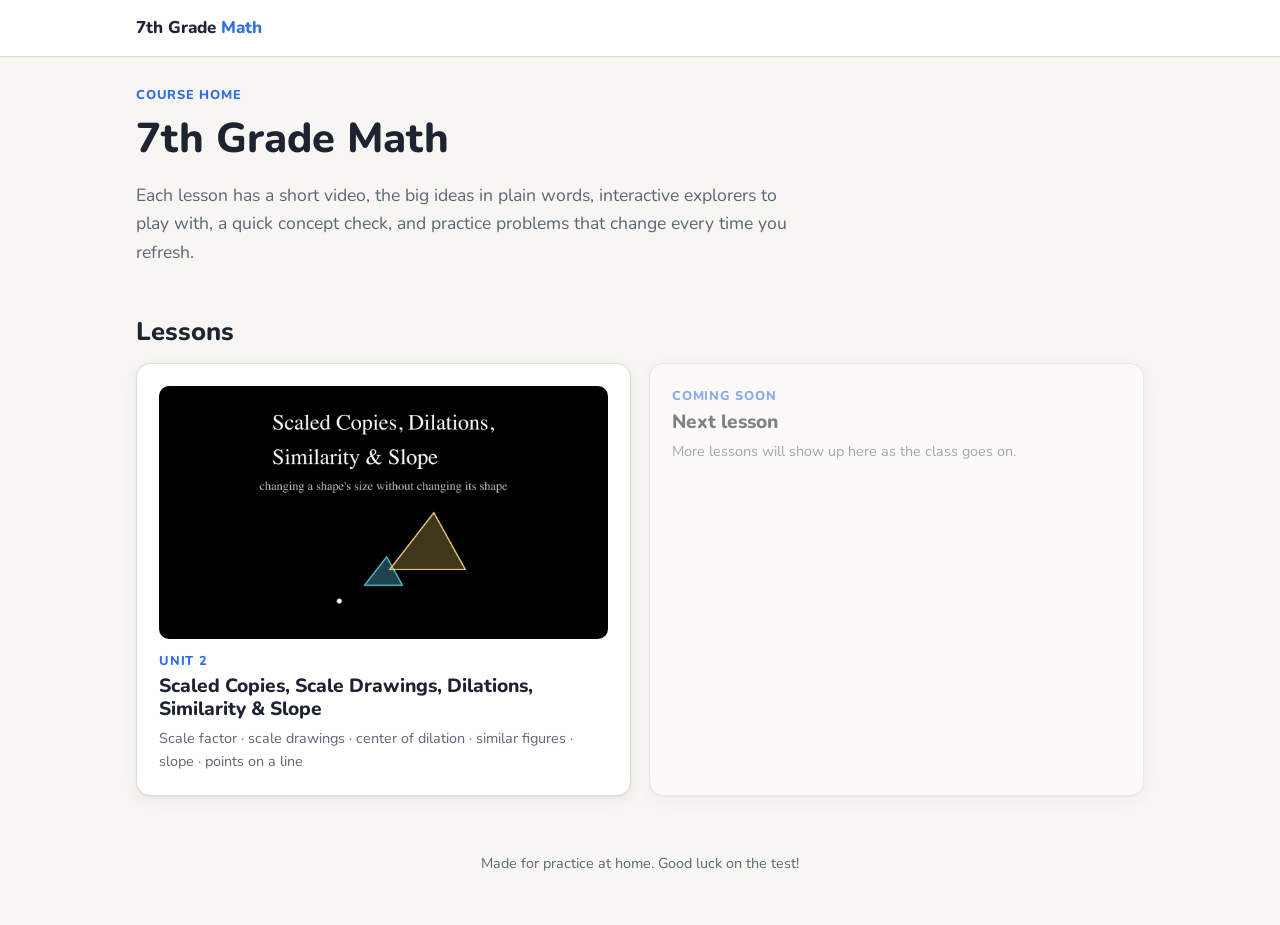
<file: index.html>
<!doctype html>
<html lang="en">
<head>
<meta charset="utf-8">
<meta name="viewport" content="width=device-width, initial-scale=1">
<title>7th Grade Math</title>
<meta name="description" content="Video lessons, interactive explorers, and endless practice for 7th grade math.">
<link rel="preconnect" href="https://fonts.googleapis.com">
<link href="https://fonts.googleapis.com/css2?family=Nunito:wght@400;600;700;800&display=swap" rel="stylesheet">
<link rel="stylesheet" href="assets/css/style.css">
</head>
<body>
<header class="topbar">
  <div class="wrap"><a class="brand" href="./">7th Grade <span>Math</span></a></div>
</header>
<main class="wrap">
  <div class="hero">
    <div class="eyebrow">Course home</div>
    <h1>7th Grade Math</h1>
    <p class="lead">Each lesson has a short video, the big ideas in plain words, interactive explorers to play with, a quick concept check, and practice problems that change every time you refresh.</p>
  </div>
  <section>
    <h2>Lessons</h2>
    <div class="lessons">
      <!-- To add a lesson: copy lessons/dilations-slope/ to a new folder and add a card here. -->
      <a class="card lesson-card" href="lessons/dilations-slope/">
        <img src="assets/video/dilations-slope-poster.jpg" alt="">
        <div class="eyebrow">Unit 2</div>
        <h3 style="margin:.2em 0">Scaled Copies, Scale Drawings, Dilations, Similarity &amp; Slope</h3>
        <p class="hint">Scale factor · scale drawings · center of dilation · similar figures · slope · points on a line</p>
      </a>
      <div class="card lesson-card soon">
        <div class="eyebrow">Coming soon</div>
        <h3 style="margin:.2em 0">Next lesson</h3>
        <p class="hint">More lessons will show up here as the class goes on.</p>
      </div>
    </div>
  </section>
</main>
<footer class="footer">Made for practice at home. Good luck on the test!</footer>
</body>
</html>
</file>
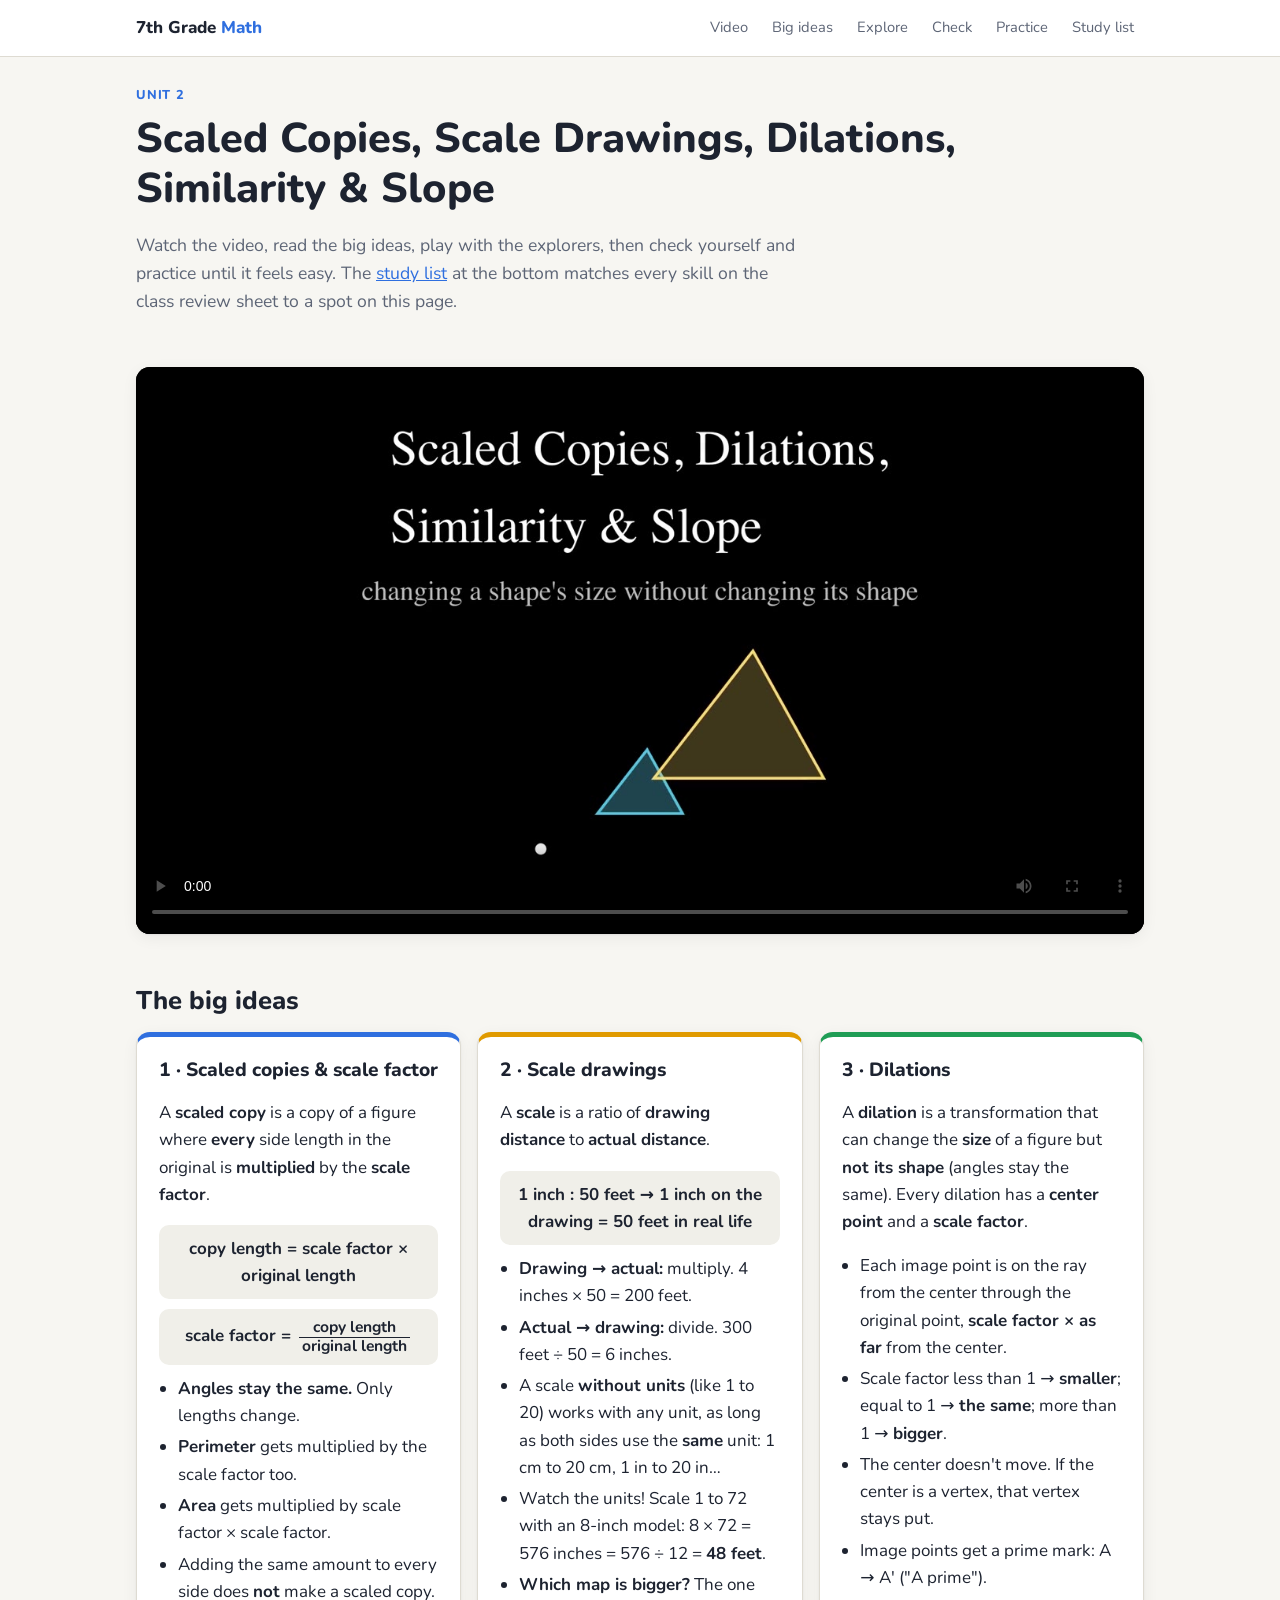
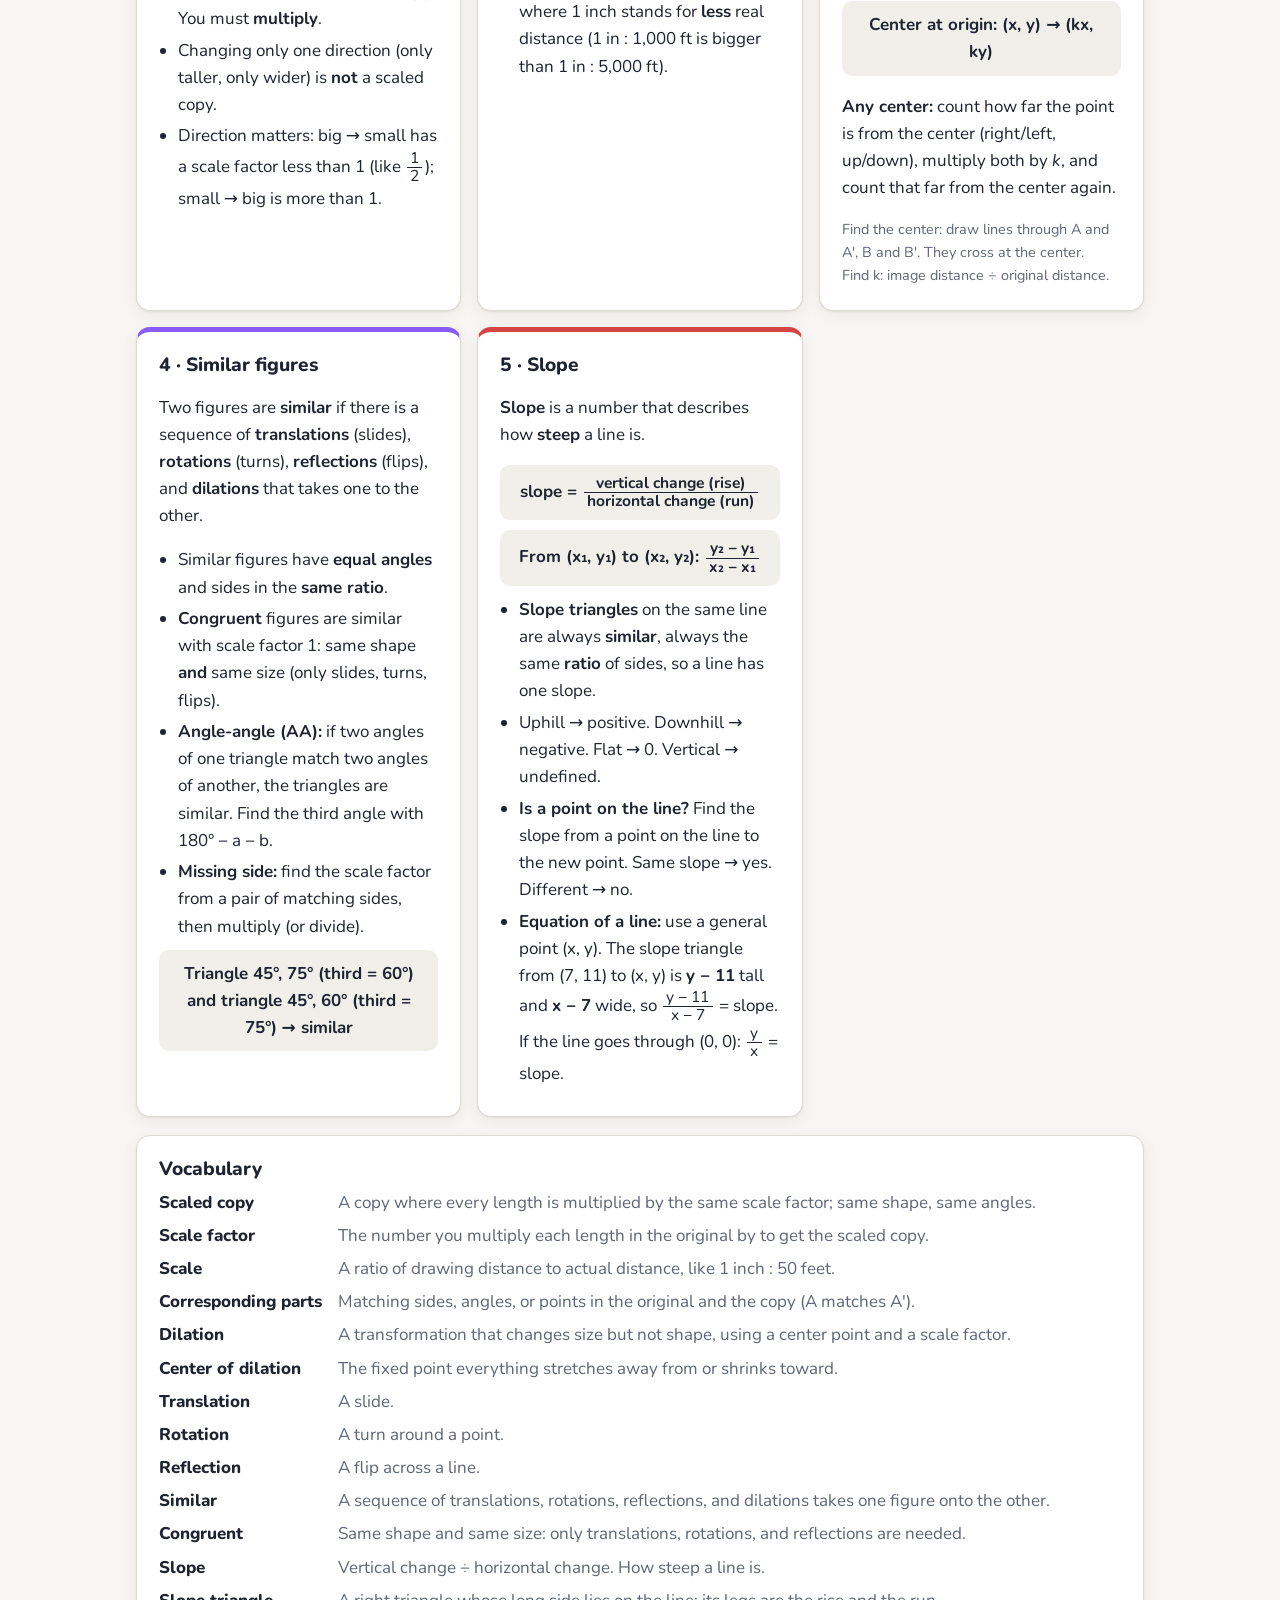
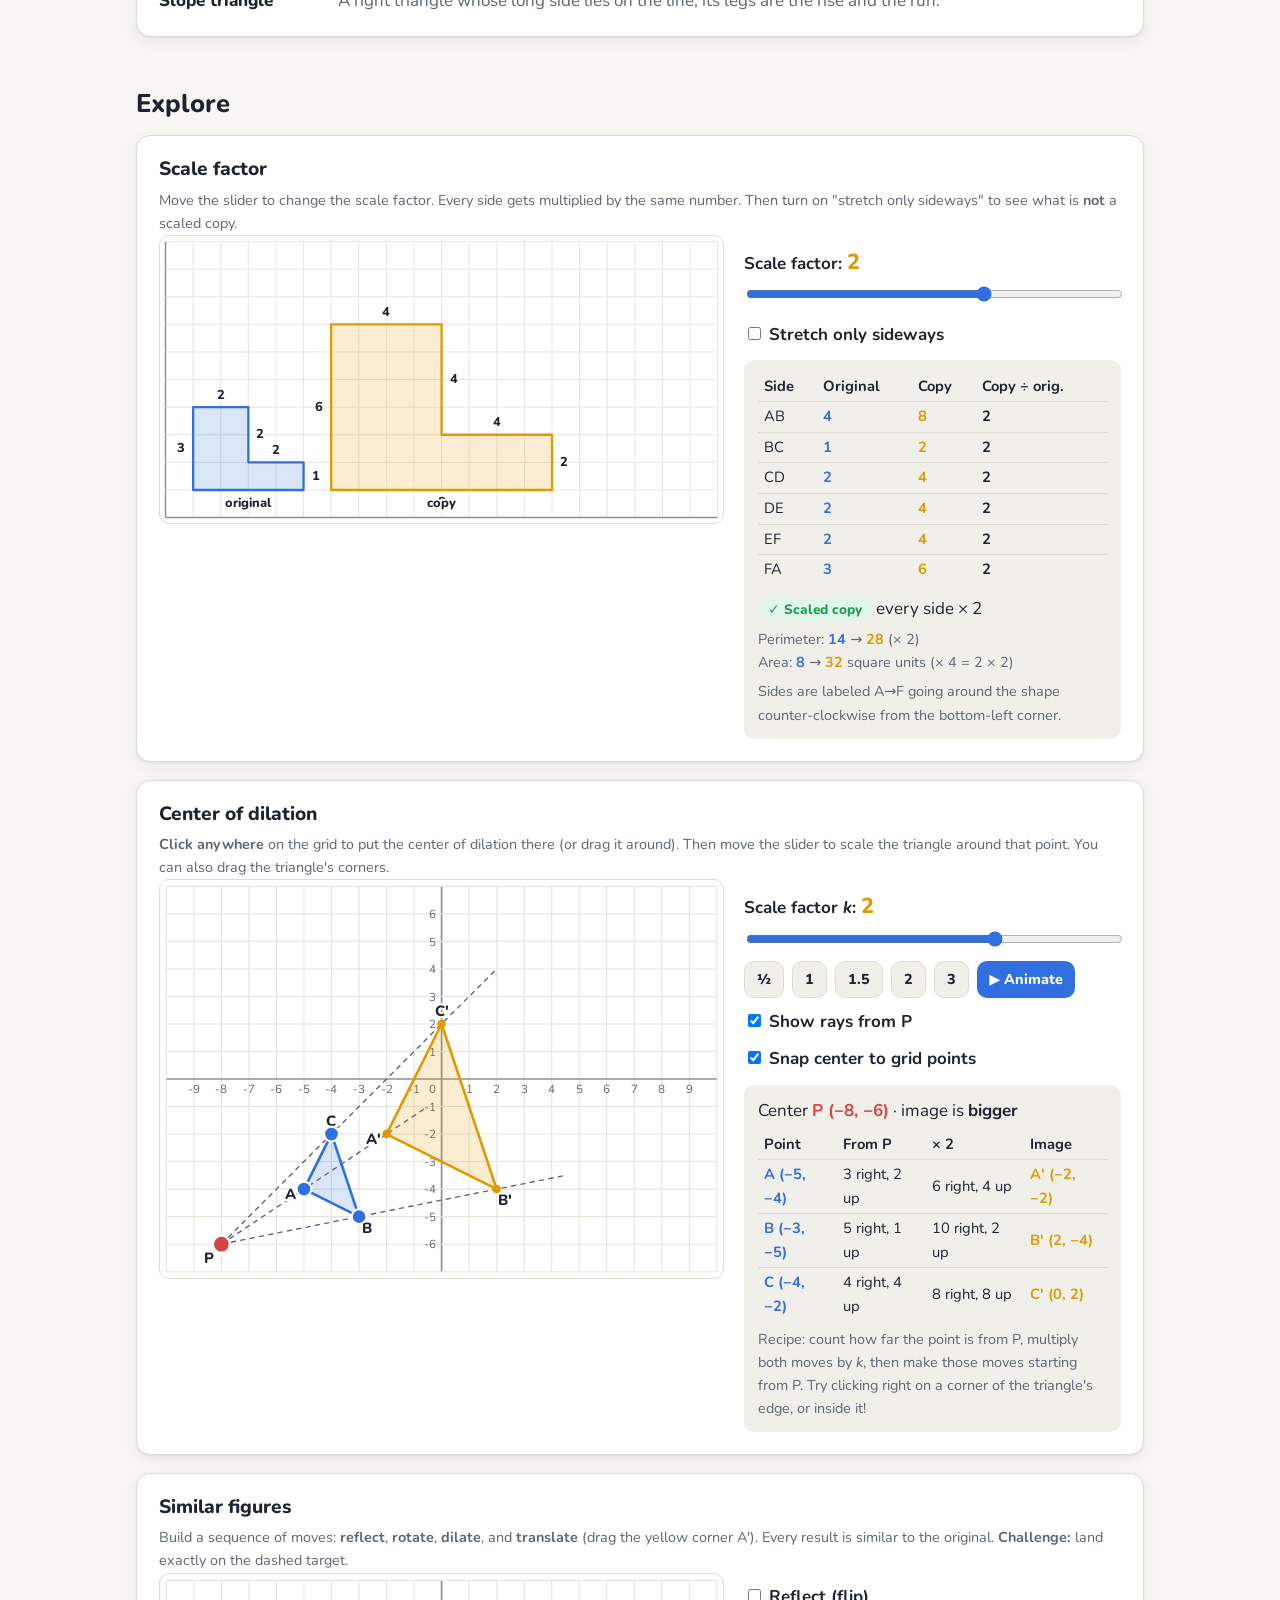
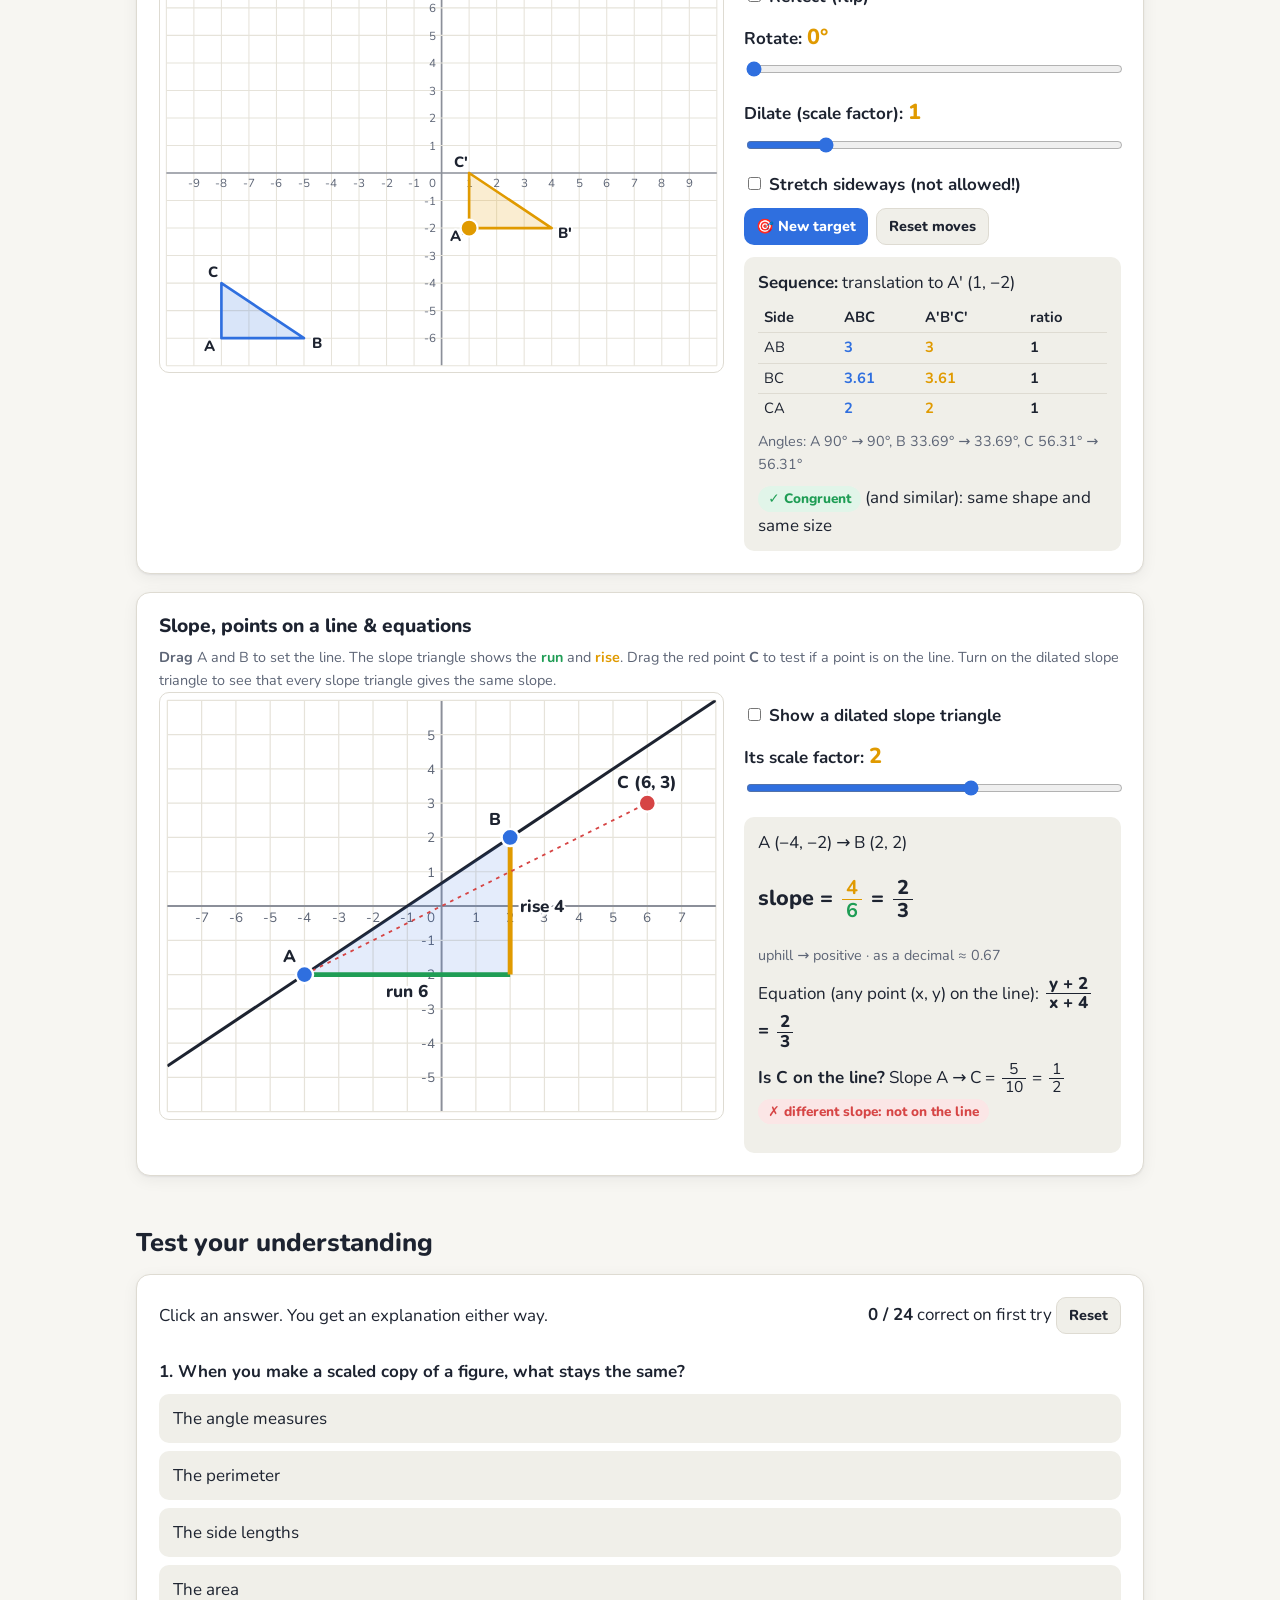
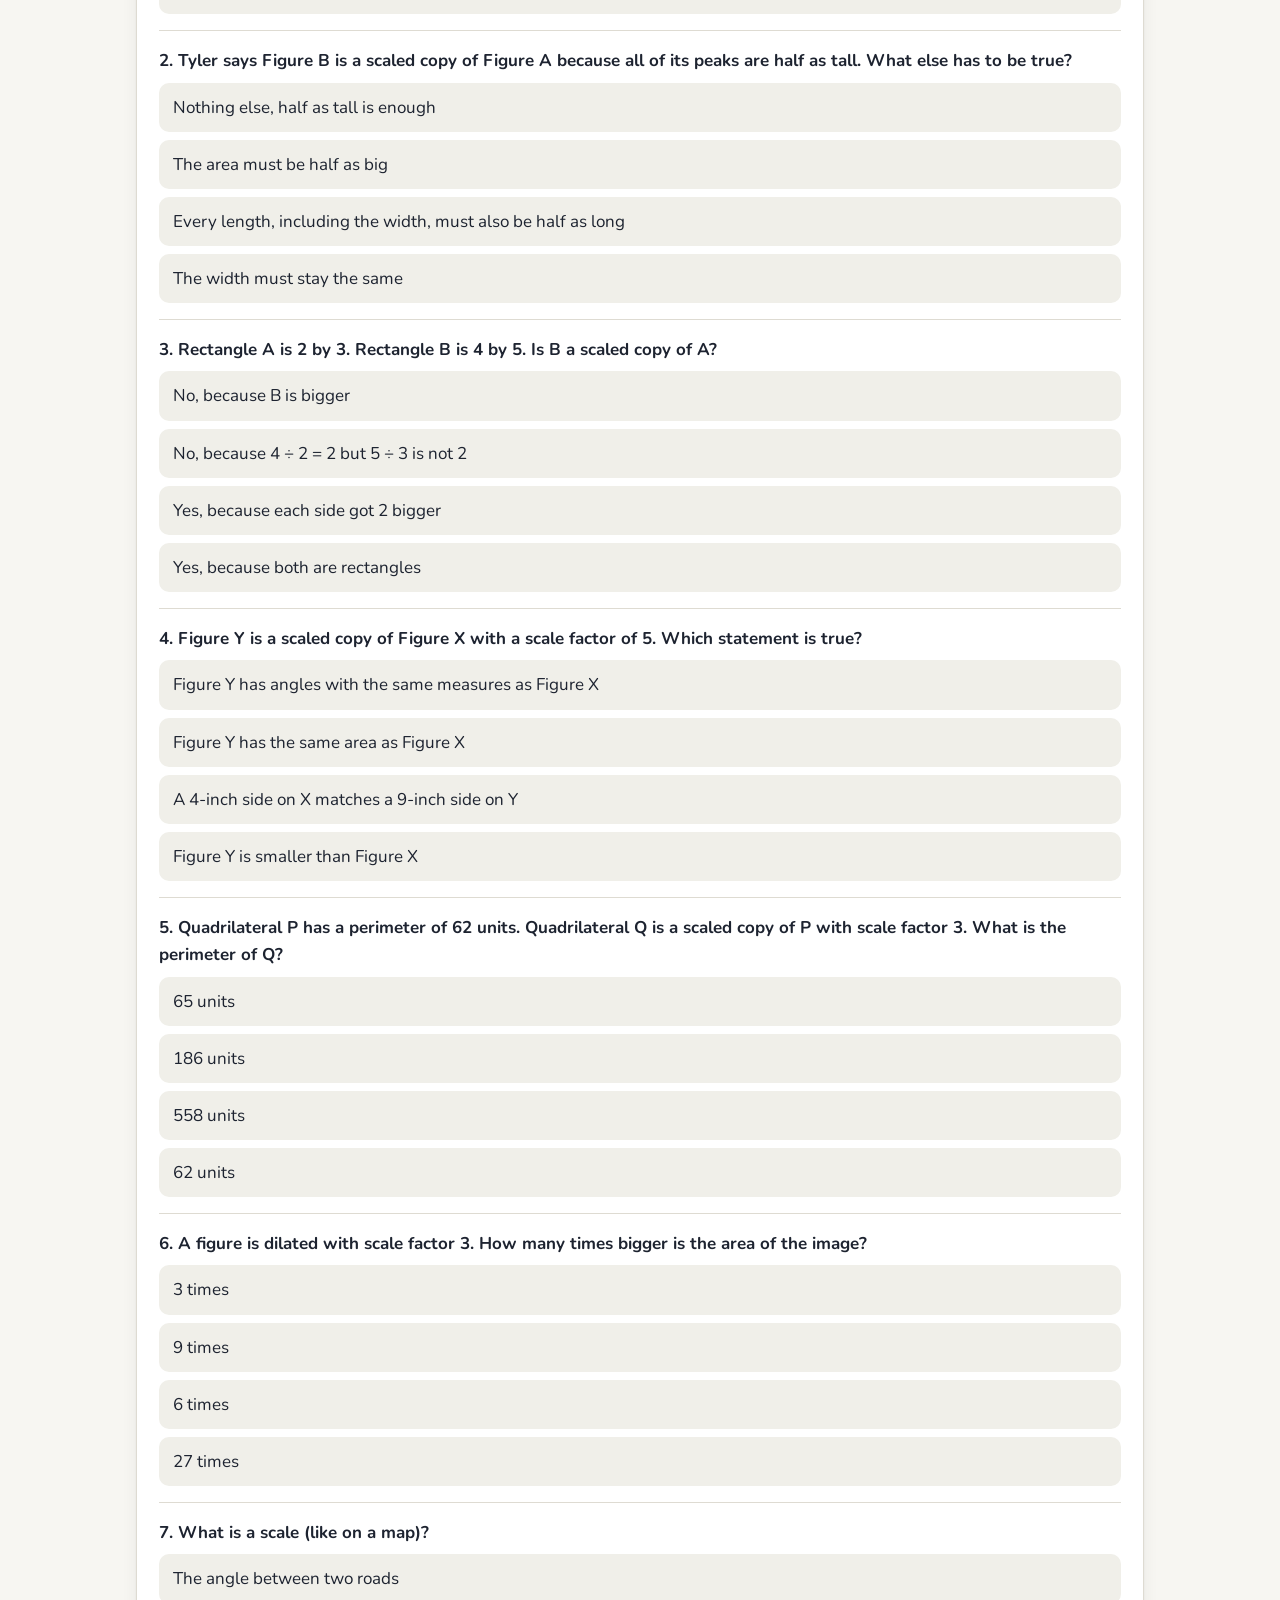
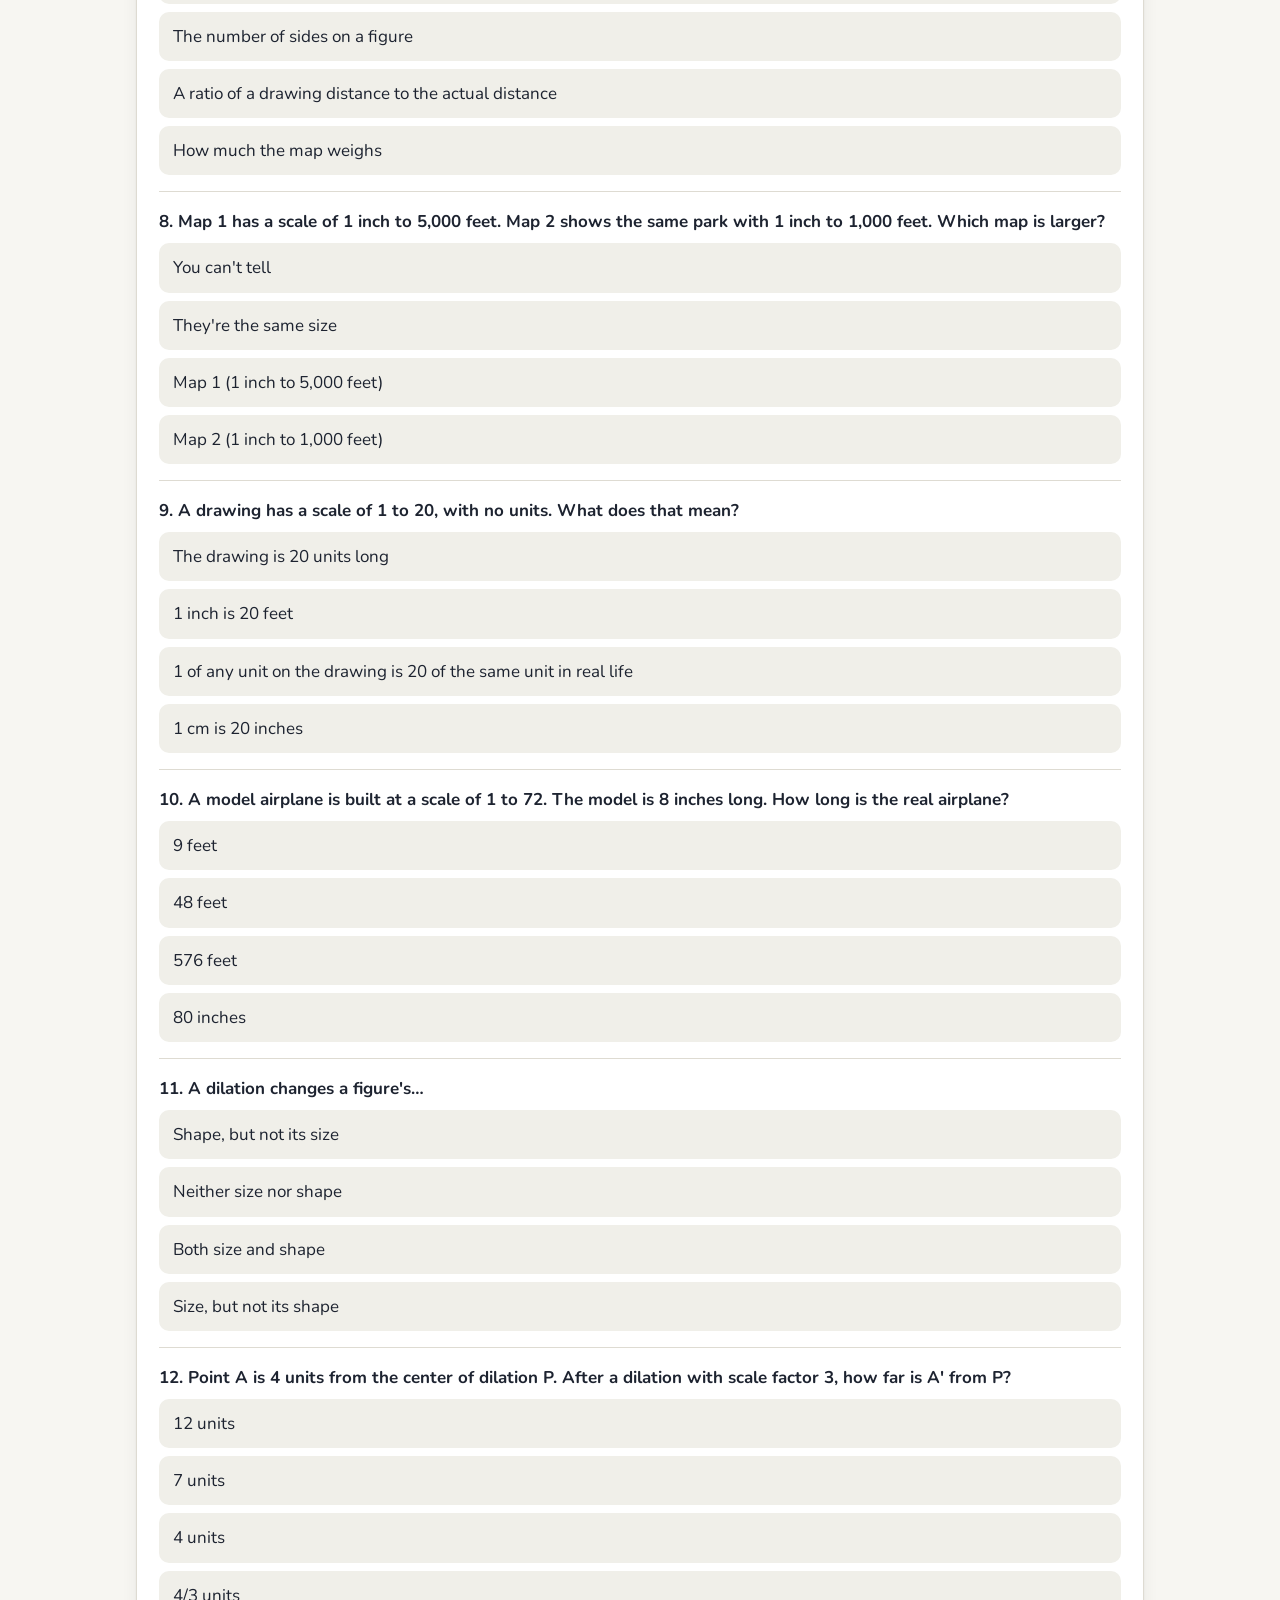
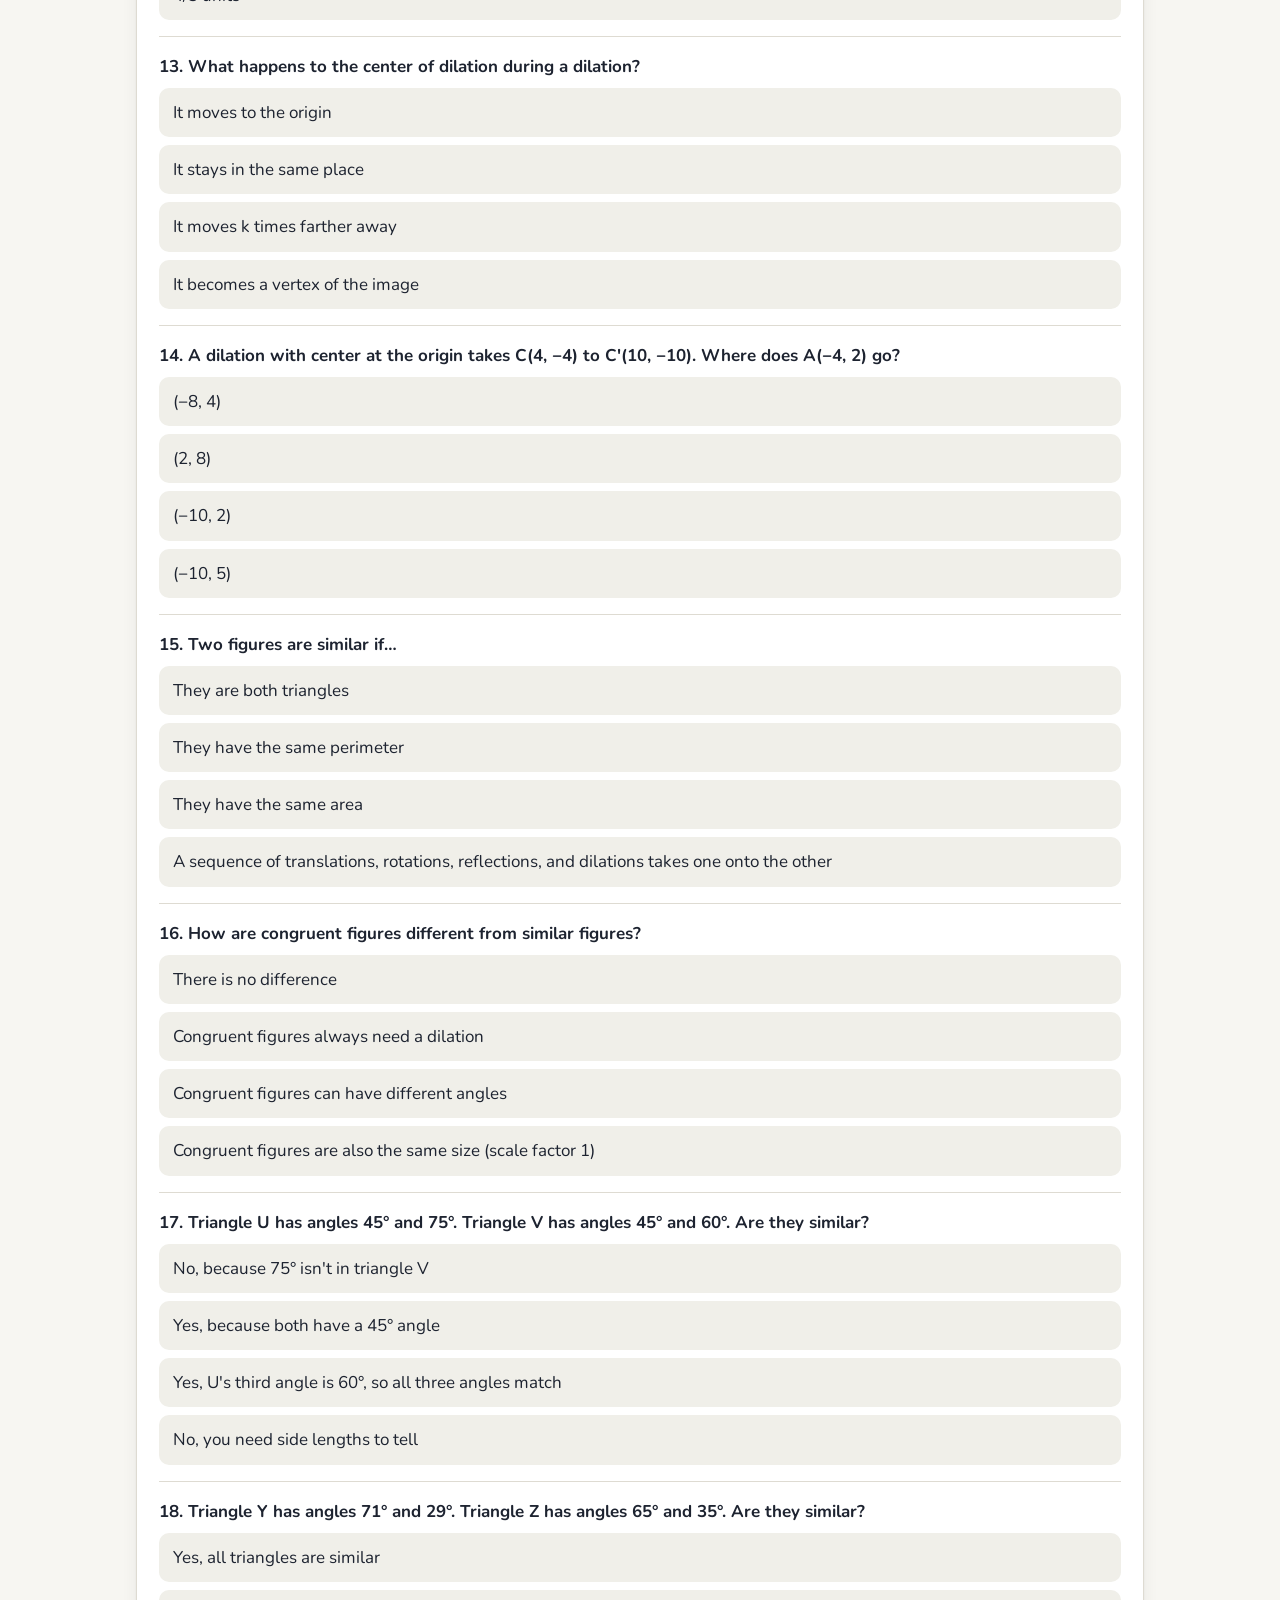
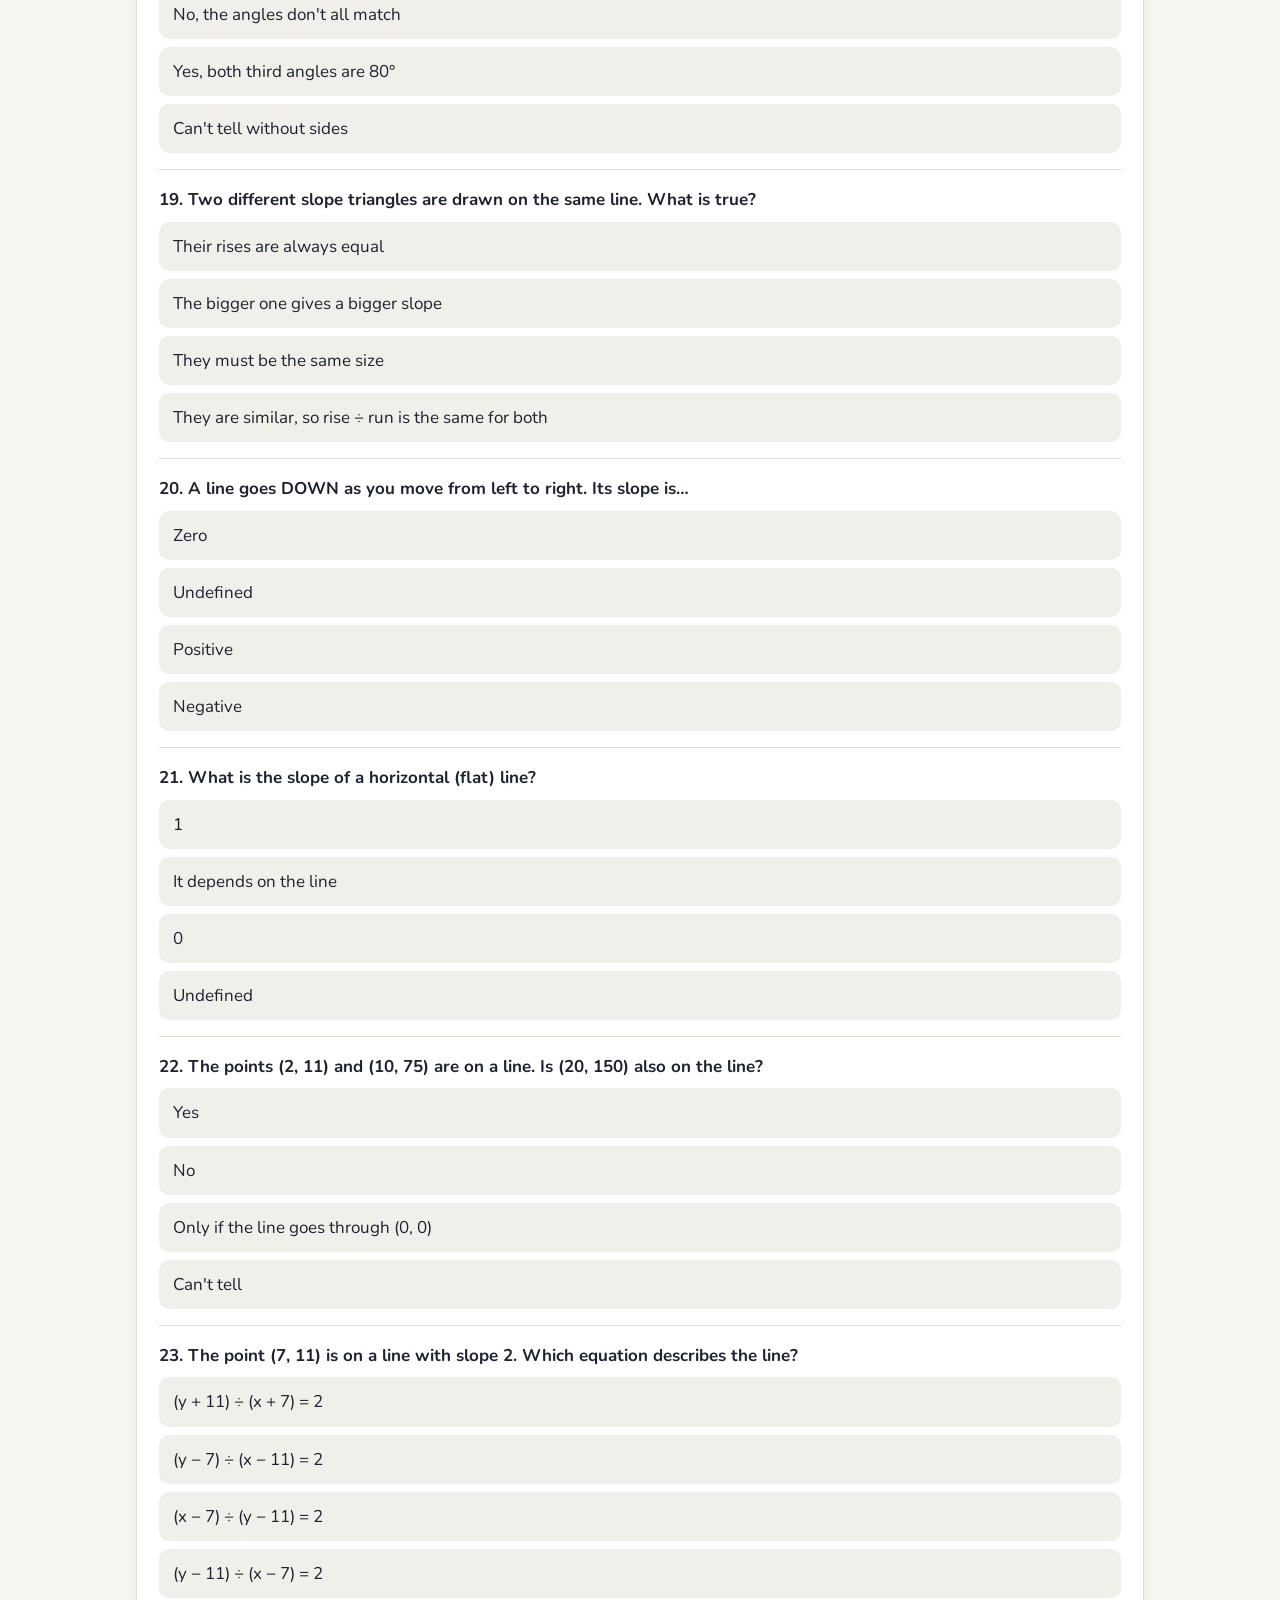
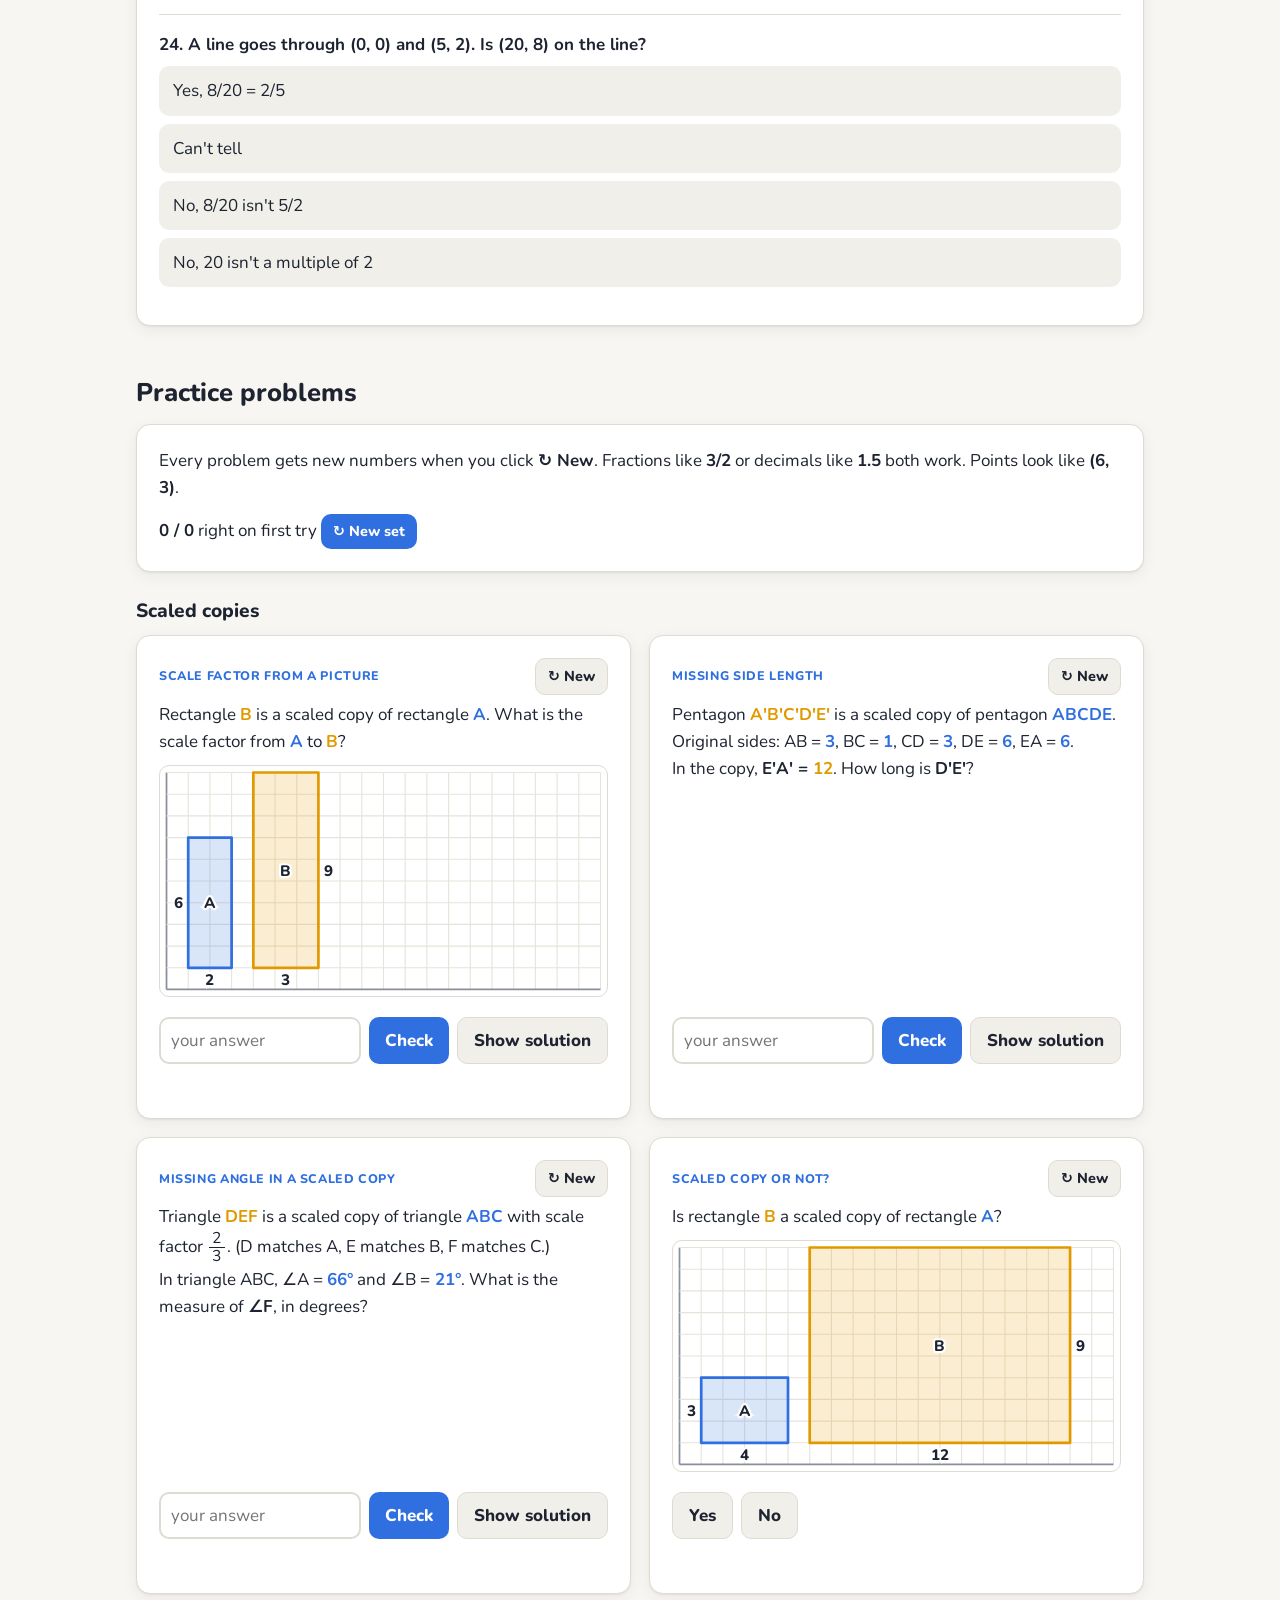
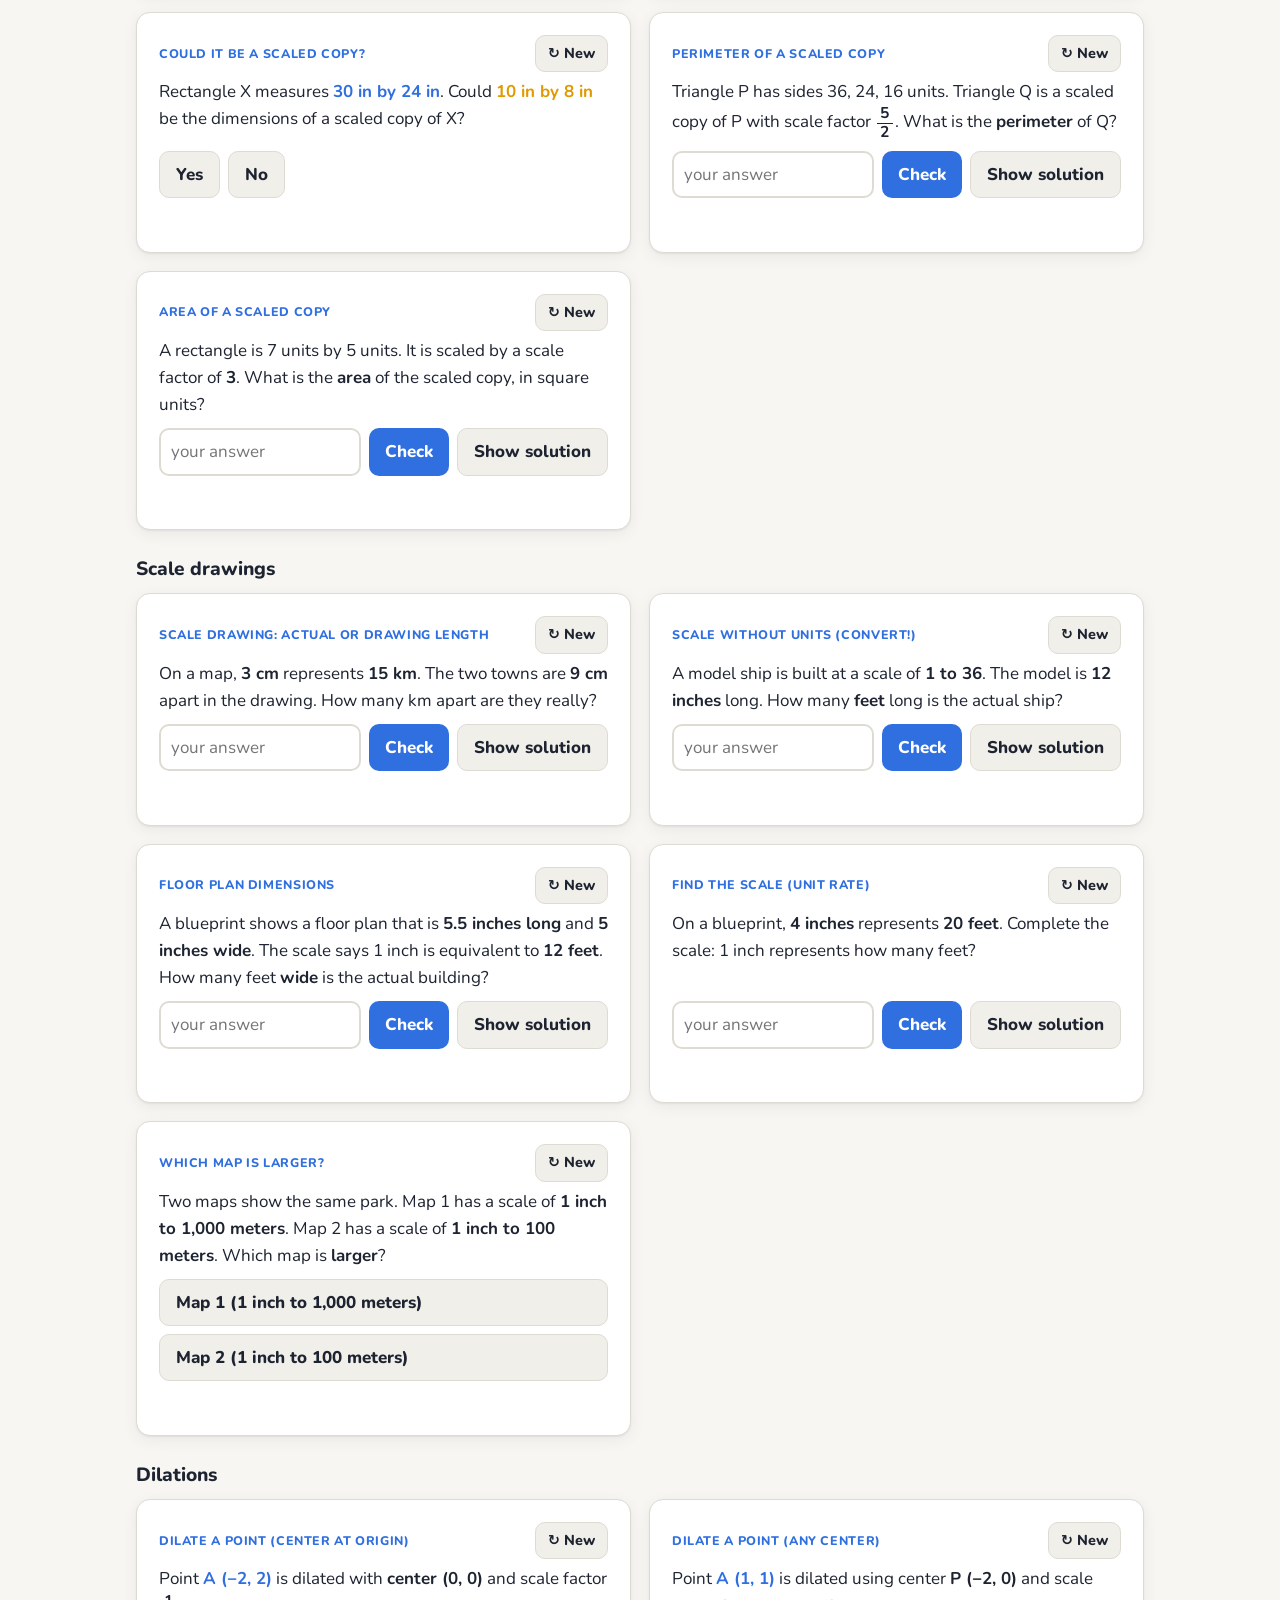
<file: lessons/dilations-slope/index.html>
<!doctype html>
<html lang="en">
<head>
<meta charset="utf-8">
<meta name="viewport" content="width=device-width, initial-scale=1">
<title>Unit 2: Scaled Copies, Dilations, Similarity &amp; Slope · 7th Grade Math</title>
<meta name="description" content="Video, big ideas, interactive explorers, a concept check, and unlimited practice problems on scaled copies, scale drawings, dilations, similarity, and slope.">
<link rel="preconnect" href="https://fonts.googleapis.com">
<link href="https://fonts.googleapis.com/css2?family=Nunito:wght@400;600;700;800&display=swap" rel="stylesheet">
<link rel="stylesheet" href="../../assets/css/style.css">
</head>
<body>
<header class="topbar">
  <div class="wrap">
    <a class="brand" href="../../">7th Grade <span>Math</span></a>
    <nav class="nav">
      <a href="#video">Video</a>
      <a href="#ideas">Big ideas</a>
      <a href="#explore">Explore</a>
      <a href="#check">Check</a>
      <a href="#practice">Practice</a>
      <a href="#studylist">Study list</a>
    </nav>
  </div>
</header>

<main class="wrap">
  <div class="hero">
    <div class="eyebrow">Unit 2</div>
    <h1>Scaled Copies, Scale Drawings, Dilations, Similarity &amp; Slope</h1>
    <p class="lead">Watch the video, read the big ideas, play with the explorers, then check yourself and practice until it feels easy. The <a href="#studylist">study list</a> at the bottom matches every skill on the class review sheet to a spot on this page.</p>
  </div>

  <!-- VIDEO -->
  <section id="video">
    <div class="video-box">
      <video controls preload="metadata" playsinline poster="../../assets/video/dilations-slope-poster.jpg">
        <source src="../../assets/video/dilations-slope.mp4" type="video/mp4">
        <track kind="captions" src="../../assets/video/dilations-slope.vtt" srclang="en" label="English">
        Your browser can't play this video.
      </video>
    </div>
  </section>

  <!-- OVERVIEW -->
  <section id="ideas">
    <h2>The big ideas</h2>
    <div class="ideas">
      <div class="card idea">
        <h3>1 · Scaled copies &amp; scale factor</h3>
        <p>A <b>scaled copy</b> is a copy of a figure where <b>every</b> side length in the original is <b>multiplied</b> by the <b>scale factor</b>.</p>
        <div class="formula">copy length = scale factor × original length</div>
        <div class="formula">scale factor = <span class="frac"><span>copy length</span><span>original length</span></span></div>
        <ul>
          <li><b>Angles stay the same.</b> Only lengths change.</li>
          <li><b>Perimeter</b> gets multiplied by the scale factor too.</li>
          <li><b>Area</b> gets multiplied by scale factor × scale factor.</li>
          <li>Adding the same amount to every side does <b>not</b> make a scaled copy. You must <b>multiply</b>.</li>
          <li>Changing only one direction (only taller, only wider) is <b>not</b> a scaled copy.</li>
          <li>Direction matters: big → small has a scale factor less than 1 (like <span class="frac"><span>1</span><span>2</span></span>); small → big is more than 1.</li>
        </ul>
      </div>
      <div class="card idea c2">
        <h3>2 · Scale drawings</h3>
        <p>A <b>scale</b> is a ratio of <b>drawing distance</b> to <b>actual distance</b>.</p>
        <div class="formula">1 inch : 50 feet → 1 inch on the drawing = 50 feet in real life</div>
        <ul>
          <li><b>Drawing → actual:</b> multiply. 4 inches × 50 = 200 feet.</li>
          <li><b>Actual → drawing:</b> divide. 300 feet ÷ 50 = 6 inches.</li>
          <li>A scale <b>without units</b> (like 1 to 20) works with any unit, as long as both sides use the <b>same</b> unit: 1 cm to 20 cm, 1 in to 20 in…</li>
          <li>Watch the units! Scale 1 to 72 with an 8-inch model: 8 × 72 = 576 inches = 576 ÷ 12 = <b>48 feet</b>.</li>
          <li><b>Which map is bigger?</b> The one where 1 inch stands for <b>less</b> real distance (1 in : 1,000 ft is bigger than 1 in : 5,000 ft).</li>
        </ul>
      </div>
      <div class="card idea c3">
        <h3>3 · Dilations</h3>
        <p>A <b>dilation</b> is a transformation that can change the <b>size</b> of a figure but <b>not its shape</b> (angles stay the same). Every dilation has a <b>center point</b> and a <b>scale factor</b>.</p>
        <ul>
          <li>Each image point is on the ray from the center through the original point, <b>scale factor × as far</b> from the center.</li>
          <li>Scale factor less than 1 → <b>smaller</b>; equal to 1 → <b>the same</b>; more than 1 → <b>bigger</b>.</li>
          <li>The center doesn't move. If the center is a vertex, that vertex stays put.</li>
          <li>Image points get a prime mark: A → A′ ("A prime").</li>
        </ul>
        <div class="formula">Center at origin: (x, y) → (kx, ky)</div>
        <p><b>Any center:</b> count how far the point is from the center (right/left, up/down), multiply both by <i>k</i>, and count that far from the center again.</p>
        <p class="hint">Find the center: draw lines through A and A′, B and B′. They cross at the center.<br>Find k: image distance ÷ original distance.</p>
      </div>
      <div class="card idea c4">
        <h3>4 · Similar figures</h3>
        <p>Two figures are <b>similar</b> if there is a sequence of <b>translations</b> (slides), <b>rotations</b> (turns), <b>reflections</b> (flips), and <b>dilations</b> that takes one to the other.</p>
        <ul>
          <li>Similar figures have <b>equal angles</b> and sides in the <b>same ratio</b>.</li>
          <li><b>Congruent</b> figures are similar with scale factor 1: same shape <b>and</b> same size (only slides, turns, flips).</li>
          <li><b>Angle-angle (AA):</b> if two angles of one triangle match two angles of another, the triangles are similar. Find the third angle with 180° − a − b.</li>
          <li><b>Missing side:</b> find the scale factor from a pair of matching sides, then multiply (or divide).</li>
        </ul>
        <div class="formula">Triangle 45°, 75° (third = 60°) and triangle 45°, 60° (third = 75°) → similar</div>
      </div>
      <div class="card idea c5">
        <h3>5 · Slope</h3>
        <p><b>Slope</b> is a number that describes how <b>steep</b> a line is.</p>
        <div class="formula">slope = <span class="frac"><span>vertical change (rise)</span><span>horizontal change (run)</span></span></div>
        <div class="formula">From (x₁, y₁) to (x₂, y₂): <span class="frac"><span>y₂ − y₁</span><span>x₂ − x₁</span></span></div>
        <ul>
          <li><b>Slope triangles</b> on the same line are always <b>similar</b>, always the same <b>ratio</b> of sides, so a line has one slope.</li>
          <li>Uphill → positive. Downhill → negative. Flat → 0. Vertical → undefined.</li>
          <li><b>Is a point on the line?</b> Find the slope from a point on the line to the new point. Same slope → yes. Different → no.</li>
          <li><b>Equation of a line:</b> use a general point (x, y). The slope triangle from (7, 11) to (x, y) is <b>y − 11</b> tall and <b>x − 7</b> wide, so <span class="frac"><span>y − 11</span><span>x − 7</span></span> = slope. If the line goes through (0, 0): <span class="frac"><span>y</span><span>x</span></span> = slope.</li>
        </ul>
      </div>
    </div>

    <div class="card" style="margin-top:18px">
      <h3 style="margin-top:0">Vocabulary</h3>
      <dl class="vocab">
        <dt>Scaled copy</dt><dd>A copy where every length is multiplied by the same scale factor; same shape, same angles.</dd>
        <dt>Scale factor</dt><dd>The number you multiply each length in the original by to get the scaled copy.</dd>
        <dt>Scale</dt><dd>A ratio of drawing distance to actual distance, like 1 inch : 50 feet.</dd>
        <dt>Corresponding parts</dt><dd>Matching sides, angles, or points in the original and the copy (A matches A′).</dd>
        <dt>Dilation</dt><dd>A transformation that changes size but not shape, using a center point and a scale factor.</dd>
        <dt>Center of dilation</dt><dd>The fixed point everything stretches away from or shrinks toward.</dd>
        <dt>Translation</dt><dd>A slide.</dd>
        <dt>Rotation</dt><dd>A turn around a point.</dd>
        <dt>Reflection</dt><dd>A flip across a line.</dd>
        <dt>Similar</dt><dd>A sequence of translations, rotations, reflections, and dilations takes one figure onto the other.</dd>
        <dt>Congruent</dt><dd>Same shape and same size: only translations, rotations, and reflections are needed.</dd>
        <dt>Slope</dt><dd>Vertical change ÷ horizontal change. How steep a line is.</dd>
        <dt>Slope triangle</dt><dd>A right triangle whose long side lies on the line; its legs are the rise and the run.</dd>
      </dl>
    </div>
  </section>

  <!-- INTERACTIVES -->
  <section id="explore">
    <h2>Explore</h2>

    <div class="card">
      <h3 style="margin-top:0">Scale factor</h3>
      <p class="hint" style="margin-top:0">Move the slider to change the scale factor. Every side gets multiplied by the same number. Then turn on "stretch only sideways" to see what is <b>not</b> a scaled copy.</p>
      <div class="lab">
        <svg id="sf-plot" aria-label="Original shape and scaled copy on a grid"></svg>
        <div class="controls">
          <label for="sf-k">Scale factor: <span id="sf-kval" class="big c"></span></label>
          <input id="sf-k" type="range" min="0.25" max="3" step="0.25" value="2">
          <label class="toggle"><input id="sf-distort" type="checkbox"> Stretch only sideways</label>
          <div class="readout" id="sf-read"></div>
        </div>
      </div>
    </div>

    <div class="card">
      <h3 style="margin-top:0">Center of dilation</h3>
      <p class="hint" style="margin-top:0"><b>Click anywhere</b> on the grid to put the center of dilation there (or drag it around). Then move the slider to scale the triangle around that point. You can also drag the triangle's corners.</p>
      <div class="lab">
        <svg id="dil-plot" aria-label="Dilation of a triangle around a center you click to place"></svg>
        <div class="controls">
          <label for="dil-k">Scale factor <i>k</i>: <span id="dil-kval" class="big c"></span></label>
          <input id="dil-k" type="range" min="0" max="3" step="0.05" value="2">
          <div class="choice-row" style="margin-top:6px">
            <button class="btn ghost small" data-k="0.5">½</button>
            <button class="btn ghost small" data-k="1">1</button>
            <button class="btn ghost small" data-k="1.5">1.5</button>
            <button class="btn ghost small" data-k="2">2</button>
            <button class="btn ghost small" data-k="3">3</button>
            <button class="btn small" id="dil-play">▶ Animate</button>
          </div>
          <label class="toggle"><input id="dil-rays" type="checkbox" checked> Show rays from P</label>
          <label class="toggle"><input id="dil-snap" type="checkbox" checked> Snap center to grid points</label>
          <div class="readout" id="dil-read"></div>
        </div>
      </div>
    </div>

    <div class="card">
      <h3 style="margin-top:0">Similar figures</h3>
      <p class="hint" style="margin-top:0">Build a sequence of moves: <b>reflect</b>, <b>rotate</b>, <b>dilate</b>, and <b>translate</b> (drag the yellow corner A′). Every result is similar to the original. <b>Challenge:</b> land exactly on the dashed target.</p>
      <div class="lab">
        <svg id="sim-plot" aria-label="Triangle and its image after a sequence of transformations"></svg>
        <div class="controls">
          <label class="toggle"><input id="sim-flip" type="checkbox"> Reflect (flip)</label>
          <label for="sim-rot">Rotate: <span id="sim-rotval" class="big c"></span></label>
          <input id="sim-rot" type="range" min="0" max="345" step="15" value="0">
          <label for="sim-k">Dilate (scale factor): <span id="sim-kval" class="big c"></span></label>
          <input id="sim-k" type="range" min="0.5" max="3" step="0.25" value="1">
          <label class="toggle"><input id="sim-bad" type="checkbox"> Stretch sideways (not allowed!)</label>
          <div class="choice-row"><button class="btn small" id="sim-new">🎯 New target</button><button class="btn ghost small" id="sim-reset">Reset moves</button></div>
          <div class="readout" id="sim-read"></div>
        </div>
      </div>
    </div>

    <div class="card">
      <h3 style="margin-top:0">Slope, points on a line &amp; equations</h3>
      <p class="hint" style="margin-top:0"><b>Drag</b> A and B to set the line. The slope triangle shows the <span class="g">run</span> and <span class="r">rise</span>. Drag the red point <b>C</b> to test if a point is on the line. Turn on the dilated slope triangle to see that every slope triangle gives the same slope.</p>
      <div class="lab">
        <svg id="sl-plot" aria-label="Line through two draggable points with slope triangle and a test point"></svg>
        <div class="controls">
          <label class="toggle"><input id="sl-dil" type="checkbox"> Show a dilated slope triangle</label>
          <label for="sl-k">Its scale factor: <span id="sl-kval" class="big c"></span></label>
          <input id="sl-k" type="range" min="0.5" max="3" step="0.5" value="2">
          <div class="readout" id="sl-read"></div>
        </div>
      </div>
    </div>
  </section>

  <!-- CONCEPT CHECK -->
  <section id="check">
    <h2>Test your understanding</h2>
    <div class="card">
      <div class="scorebar">
        <div>Click an answer. You get an explanation either way.</div>
        <div><b id="quiz-score">0 / 0</b> correct on first try <button class="btn ghost small" id="quiz-reset">Reset</button></div>
      </div>
      <div id="quiz"></div>
    </div>
  </section>

  <!-- PRACTICE -->
  <section id="practice">
    <h2>Practice problems</h2>
    <div class="card scorebar">
      <div>Every problem gets new numbers when you click <b>↻ New</b>. Fractions like <b>3/2</b> or decimals like <b>1.5</b> both work. Points look like <b>(6, 3)</b>.</div>
      <div><b id="prac-score">0 / 0</b> right on first try <button class="btn small" id="prac-new">↻ New set</button></div>
    </div>
    <h3 class="group-title" id="p-scaled">Scaled copies</h3>
    <div class="problems" id="g-scaled"></div>
    <h3 class="group-title" id="p-drawings">Scale drawings</h3>
    <div class="problems" id="g-drawings"></div>
    <h3 class="group-title" id="p-dil">Dilations</h3>
    <div class="problems" id="g-dil"></div>
    <h3 class="group-title" id="p-sim">Similar figures</h3>
    <div class="problems" id="g-sim"></div>
    <h3 class="group-title" id="p-slope">Slope</h3>
    <div class="problems" id="g-slope"></div>
    <h3 class="group-title" id="p-lines">Points on a line &amp; equations</h3>
    <div class="problems" id="g-lines"></div>
  </section>

  <!-- STUDY LIST -->
  <section id="studylist">
    <h2>Class study list → where to practice here</h2>
    <div class="card">
      <p class="hint" style="margin-top:0">Every skill from the Unit 2 review choice board, with the place on this page that practices it.</p>
      <div class="readout" style="background:none;padding:0">
      <table class="studytable">
        <tr><th>Section</th><th>Skill</th><th>Practice here</th></tr>
        <tr><td rowspan="2">A · Scaled copies</td><td>Find the scale factor, missing side, or missing angle</td><td><a href="#p-scaled">Scaled copies problems</a>, <a href="#explore">Scale factor explorer</a></td></tr>
        <tr><td>Perimeter and area: changes in scale</td><td><a href="#p-scaled">Perimeter &amp; area problems</a></td></tr>
        <tr><td rowspan="4">B · Scale drawings</td><td>Find the actual length</td><td><a href="#p-drawings">Scale drawing problems</a></td></tr>
        <tr><td>Find the scale or scaled length</td><td><a href="#p-drawings">Scale drawing problems</a></td></tr>
        <tr><td>Scale factor word problems (models, floor plans, maps)</td><td><a href="#p-drawings">Scale drawing problems</a></td></tr>
        <tr><td>Unit rates (1 inch stands for how many feet?)</td><td><a href="#p-drawings">Find the scale</a></td></tr>
        <tr><td rowspan="4">C · Dilations</td><td>Graph the image</td><td><a href="#p-dil">Dilate a point / figure</a>, <a href="#explore">Center of dilation explorer</a></td></tr>
        <tr><td>Find the coordinates</td><td><a href="#p-dil">Dilation coordinate problems</a></td></tr>
        <tr><td>Find the scale factor</td><td><a href="#p-dil">Scale factor from a graph</a></td></tr>
        <tr><td>Write the rule</td><td><a href="#p-dil">Write the rule (x, y) → (kx, ky)</a></td></tr>
        <tr><td rowspan="4">D · Similarity</td><td>Congruent or similar? Justify</td><td><a href="#p-sim">Congruent or similar?</a>, <a href="#explore">Similar figures explorer</a></td></tr>
        <tr><td>Identify similar figures / triangles</td><td><a href="#p-sim">Similar figures problems</a></td></tr>
        <tr><td>Angle-angle criterion</td><td><a href="#p-sim">Angle-angle problems</a></td></tr>
        <tr><td>Side lengths and angle measures of similar figures</td><td><a href="#p-sim">Missing sides in similar triangles</a></td></tr>
        <tr><td rowspan="4">E · Slope</td><td>Find the slope from a graph</td><td><a href="#p-slope">Slope from a graph</a></td></tr>
        <tr><td>Graph a line with a given slope</td><td><a href="#p-slope">Draw a line with a given slope</a></td></tr>
        <tr><td>Does (x, y) satisfy the equation / is it on the line?</td><td><a href="#p-lines">Points on a line</a>, <a href="#explore">Slope explorer (point C)</a></td></tr>
        <tr><td>Write an equation for a line</td><td><a href="#p-lines">Equation of a line</a></td></tr>
      </table>
      </div>
    </div>
  </section>
</main>

<footer class="footer">7th Grade Math · <a href="../../">All lessons</a></footer>

<script src="../../assets/js/graph.js"></script>
<script src="problems.js"></script>
<script src="lesson.js"></script>
</body>
</html>
</file>
<file: assets/css/style.css>
:root {
  --bg: #f7f6f2;
  --surface: #ffffff;
  --surface-2: #f0efe9;
  --text: #1d2330;
  --muted: #5d6576;
  --border: #dedbd2;
  --accent: #2f6fdf;
  --accent-soft: #e3ecfc;
  --orig: #2f6fdf;     /* original figure */
  --copy: #e09a00;     /* image / scaled copy */
  --good: #1f9d55;
  --good-soft: #e1f5e9;
  --bad: #d64545;
  --bad-soft: #fbe6e6;
  --run: #1f9d55;
  --rise: #e09a00;
  --grid: #e6e3da;
  --axis: #8b8f99;
  --radius: 14px;
  --shadow: 0 1px 2px rgba(20, 25, 40, .06), 0 4px 16px rgba(20, 25, 40, .06);
  color-scheme: light;
}
@media (prefers-color-scheme: dark) {
  :root:not([data-theme="light"]) {
    --bg: #10131a; --surface: #181c25; --surface-2: #20252f; --text: #e8eaf0; --muted: #9aa2b2;
    --border: #2c3240; --accent: #6ea2ff; --accent-soft: #1d2a44; --orig: #6ea2ff; --copy: #ffc340;
    --good: #46c983; --good-soft: #15301f; --bad: #ff7070; --bad-soft: #3a1a1a; --run: #46c983;
    --rise: #ffc340; --grid: #283040; --axis: #6c7486; color-scheme: dark;
  }
}
:root[data-theme="dark"] {
  --bg: #10131a; --surface: #181c25; --surface-2: #20252f; --text: #e8eaf0; --muted: #9aa2b2;
  --border: #2c3240; --accent: #6ea2ff; --accent-soft: #1d2a44; --orig: #6ea2ff; --copy: #ffc340;
  --good: #46c983; --good-soft: #15301f; --bad: #ff7070; --bad-soft: #3a1a1a; --run: #46c983;
  --rise: #ffc340; --grid: #283040; --axis: #6c7486; color-scheme: dark;
}

* { box-sizing: border-box; }
html { scroll-behavior: smooth; }
body {
  margin: 0; background: var(--bg); color: var(--text);
  font: 17px/1.6 "Nunito", system-ui, -apple-system, "Segoe UI", sans-serif;
}
a { color: var(--accent); }
h1, h2, h3 { line-height: 1.2; font-weight: 800; }
h1 { font-size: clamp(1.8rem, 4vw, 2.6rem); margin: .2em 0 .3em; }
h2 { font-size: 1.6rem; margin: 0 0 .6em; }
h3 { font-size: 1.2rem; margin: 1.2em 0 .4em; }

.wrap { max-width: 1040px; margin: 0 auto; padding: 0 16px; }

/* top bar */
.topbar { background: var(--surface); border-bottom: 1px solid var(--border); position: sticky; top: 0; z-index: 20; }
.topbar .wrap { display: flex; align-items: center; gap: 18px; height: 56px; }
.brand { font-weight: 800; text-decoration: none; color: var(--text); white-space: nowrap; }
.brand span { color: var(--accent); }
.nav { display: flex; gap: 4px; overflow-x: auto; scrollbar-width: none; margin-left: auto; }
.nav a { padding: 6px 10px; border-radius: 8px; text-decoration: none; color: var(--muted); font-size: .92rem; white-space: nowrap; }
.nav a:hover { background: var(--surface-2); color: var(--text); }

.hero { padding: 28px 0 8px; }
.eyebrow { color: var(--accent); font-weight: 800; letter-spacing: .06em; text-transform: uppercase; font-size: .8rem; }
.lead { color: var(--muted); font-size: 1.1rem; max-width: 60ch; }

section { padding: 26px 0; }
.card { background: var(--surface); border: 1px solid var(--border); border-radius: var(--radius); box-shadow: var(--shadow); padding: 22px; }
.card + .card { margin-top: 18px; }
.ideas > .card, .problems > .card, .lessons > .card { margin-top: 0; }

/* video */
.video-box { border-radius: var(--radius); overflow: hidden; background: #000; box-shadow: var(--shadow); aspect-ratio: 16 / 9; }
.video-box video { width: 100%; height: 100%; display: block; }

/* overview */
.ideas { display: grid; grid-template-columns: repeat(auto-fit, minmax(280px, 1fr)); gap: 16px; }
.idea { border-top: 5px solid var(--accent); }
.idea.c2 { border-top-color: var(--copy); }
.idea.c3 { border-top-color: var(--good); }
.idea h3 { margin-top: 0; }
.idea ul { padding-left: 1.1em; margin: .4em 0; }
.idea li { margin: .25em 0; }
.formula { background: var(--surface-2); border-radius: 10px; padding: 10px 14px; margin: 10px 0; font-weight: 700; text-align: center; }
.vocab { display: grid; grid-template-columns: max-content 1fr; gap: 6px 16px; margin: 0; }
.vocab dt { font-weight: 800; }
.vocab dd { margin: 0; color: var(--muted); }
@media (max-width: 560px) { .vocab { grid-template-columns: 1fr; } .vocab dd { margin-bottom: 8px; } }

/* fractions */
.frac { display: inline-flex; flex-direction: column; vertical-align: middle; text-align: center; font-size: .92em; line-height: 1.1; margin: 0 .15em; }
.frac > span:first-child { border-bottom: 1.5px solid currentColor; padding: 0 .2em; }
.frac > span:last-child { padding: 0 .2em; }
.o { color: var(--orig); font-weight: 700; }
.c { color: var(--copy); font-weight: 700; }
.g { color: var(--run); font-weight: 700; }
.r { color: var(--rise); font-weight: 700; }

/* interactives */
.lab { display: grid; grid-template-columns: minmax(0, 1.5fr) minmax(250px, 1fr); gap: 20px; align-items: start; }
@media (max-width: 820px) { .lab { grid-template-columns: 1fr; } }
.plot { width: 100%; height: auto; display: block; background: var(--surface); border: 1px solid var(--border); border-radius: 10px; touch-action: none; user-select: none; }
.controls label { display: block; font-weight: 700; margin: 10px 0 4px; }
.controls input[type=range] { width: 100%; accent-color: var(--accent); }
.readout { background: var(--surface-2); border-radius: 10px; padding: 12px 14px; margin-top: 12px; font-variant-numeric: tabular-nums; }
.readout table { border-collapse: collapse; width: 100%; font-size: .92rem; }
.readout th, .readout td { padding: 3px 6px; text-align: left; border-bottom: 1px solid var(--border); }
.readout tr:last-child td { border-bottom: 0; }
.big { font-size: 1.35rem; font-weight: 800; }
.hint { color: var(--muted); font-size: .9rem; margin: 6px 0 0; }
.toggle { display: flex; align-items: center; gap: 8px; margin: 10px 0; font-weight: 600; cursor: pointer; }
.pill { display: inline-block; padding: 2px 10px; border-radius: 99px; font-size: .85rem; font-weight: 800; }
.pill.yes { background: var(--good-soft); color: var(--good); }
.pill.no { background: var(--bad-soft); color: var(--bad); }

/* svg pieces */
.plot .gl { stroke: var(--grid); stroke-width: 1; }
.plot .ax { stroke: var(--axis); stroke-width: 1.6; }
.plot .tick { fill: var(--muted); font-size: 11px; }
.plot .lbl { fill: var(--text); font-size: 14px; font-weight: 800; paint-order: stroke; stroke: var(--surface); stroke-width: 4px; }
.plot .handle { cursor: grab; }
.plot .handle:active { cursor: grabbing; }

/* buttons */
.btn { font: inherit; font-weight: 800; border: 0; border-radius: 10px; padding: 9px 16px; cursor: pointer; background: var(--accent); color: #fff; }
.btn:hover { filter: brightness(1.08); }
.btn.ghost { background: var(--surface-2); color: var(--text); border: 1px solid var(--border); }
.btn.small { padding: 6px 12px; font-size: .9rem; }
.btn:focus-visible, input:focus-visible { outline: 3px solid var(--accent); outline-offset: 2px; }

/* quiz */
.q { padding: 16px 0; border-bottom: 1px solid var(--border); }
.q:last-child { border-bottom: 0; }
.q .stem { font-weight: 700; margin-bottom: 8px; }
.opts { display: grid; gap: 8px; }
.opt { text-align: left; font: inherit; background: var(--surface-2); color: var(--text); border: 2px solid transparent; border-radius: 10px; padding: 9px 12px; cursor: pointer; }
.opt:hover { border-color: var(--border); }
.opt.right { border-color: var(--good); background: var(--good-soft); }
.opt.wrong { border-color: var(--bad); background: var(--bad-soft); }
.explain { margin-top: 8px; padding: 10px 12px; border-radius: 10px; background: var(--accent-soft); display: none; }
.explain.show { display: block; }
.scorebar { display: flex; flex-wrap: wrap; gap: 12px; align-items: center; justify-content: space-between; margin-bottom: 8px; }

/* practice problems */
.problems { display: grid; grid-template-columns: repeat(auto-fit, minmax(min(100%, 440px), 1fr)); gap: 18px; }
.prob { display: flex; flex-direction: column; }
.prob .head { display: flex; justify-content: space-between; align-items: center; gap: 10px; margin-bottom: 6px; }
.prob .tag { font-size: .78rem; font-weight: 800; text-transform: uppercase; letter-spacing: .05em; color: var(--accent); }
.prob .body { flex: 1; }
.prob .plot { margin: 10px 0; }
.answer-row { display: flex; gap: 8px; flex-wrap: wrap; margin-top: 10px; }
.answer-row input[type=text] { font: inherit; flex: 1; min-width: 120px; padding: 8px 10px; border-radius: 10px; border: 2px solid var(--border); background: var(--surface); color: var(--text); }
.answer-row input.ok { border-color: var(--good); }
.answer-row input.no { border-color: var(--bad); }
.fb { margin-top: 8px; font-weight: 700; min-height: 1.4em; }
.fb.ok { color: var(--good); }
.fb.no { color: var(--bad); }
.solution { display: none; margin-top: 8px; padding: 10px 12px; background: var(--surface-2); border-radius: 10px; }
.solution.show { display: block; }
.solution ol { margin: 0; padding-left: 1.2em; }
.group-title { margin: 28px 0 12px; }
.choice-row { display: flex; gap: 8px; margin-top: 10px; }

/* home page */
.lessons { display: grid; grid-template-columns: repeat(auto-fit, minmax(260px, 1fr)); gap: 18px; }
.lesson-card { text-decoration: none; color: inherit; display: block; transition: transform .15s; }
.lesson-card:hover { transform: translateY(-3px); }
.lesson-card.soon { opacity: .55; pointer-events: none; }
.lesson-card img { width: 100%; border-radius: 10px; display: block; margin-bottom: 12px; aspect-ratio: 16/9; object-fit: cover; background: #000; }
.footer { color: var(--muted); font-size: .9rem; padding: 30px 0 50px; text-align: center; }

/* keep everything inside narrow screens */
.lab > *, .controls, .prob, .card { min-width: 0; }
@media (max-width: 820px) { .lab { grid-template-columns: minmax(0, 1fr); } }
.readout { overflow-x: auto; }
.answer-row .btn { flex: 0 0 auto; }
.idea.c4 { border-top-color: #8a5cf6; }
.idea.c5 { border-top-color: var(--bad); }
.studytable td, .studytable th { vertical-align: top; padding: 6px 8px; }
.studytable td[rowspan] { font-weight: 800; white-space: nowrap; }
@media (max-width: 560px) { .studytable td[rowspan] { white-space: normal; } }
.eq { font-size: 1.15rem; font-weight: 800; }
</file>
